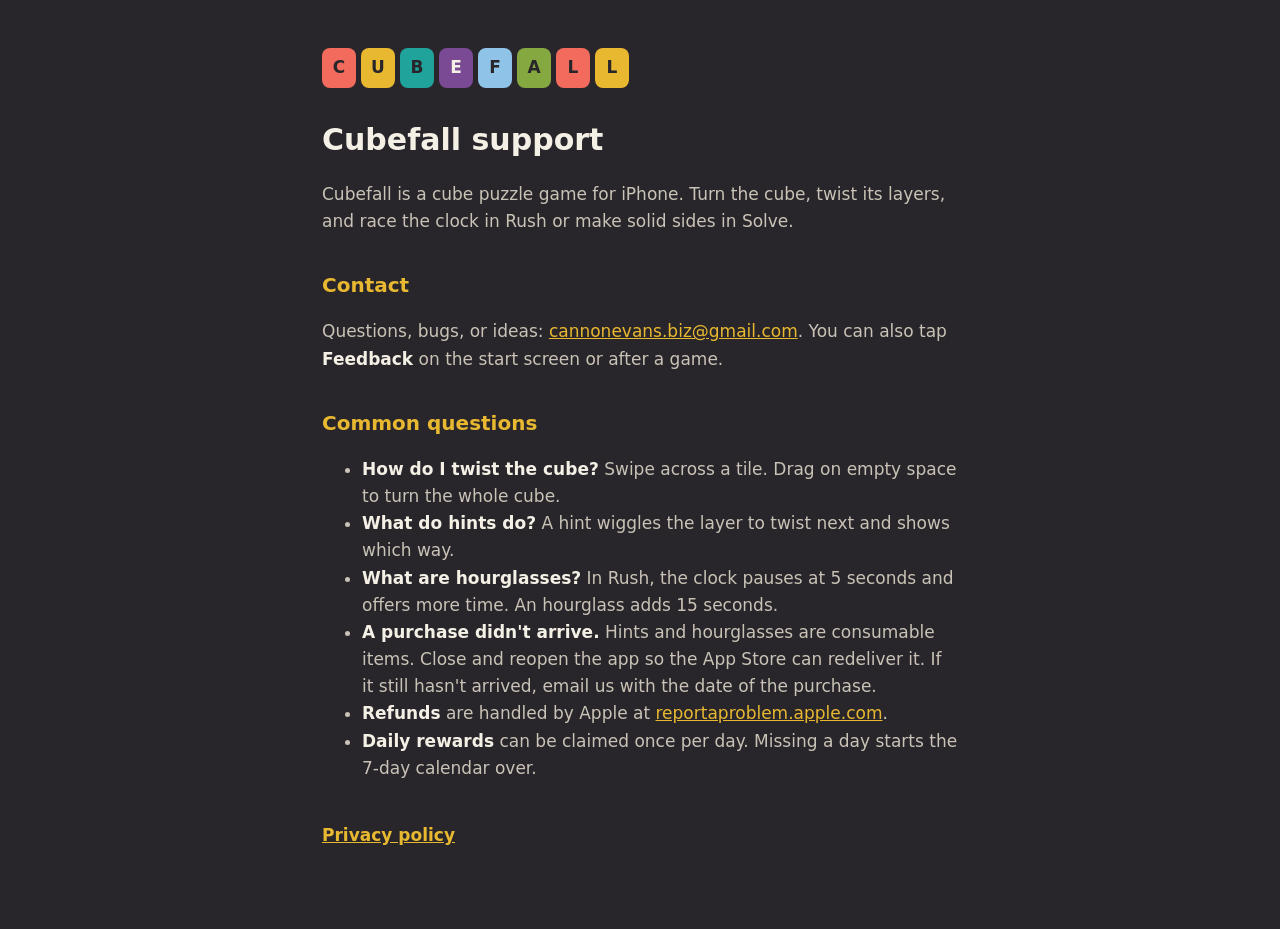
<file: index.html>
<!doctype html>
<html lang="en"><head><meta charset="utf-8"><meta name="viewport" content="width=device-width, initial-scale=1">
<title>Cubefall support</title><link rel="icon" href="data:image/svg+xml,%3Csvg xmlns=%27http://www.w3.org/2000/svg%27 viewBox=%270 0 16 16%27%3E%3Crect width=%2716%27 height=%2716%27 rx=%274%27 fill=%27%23f26b5c%27/%3E%3C/svg%3E"><link rel="stylesheet" href="style.css"></head>
<body><main>
<div class="tiles" aria-hidden="true"><span>C</span><span>U</span><span>B</span><span>E</span><span>F</span><span>A</span><span>L</span><span>L</span></div>
<h1>Cubefall support</h1>
<p>Cubefall is a cube puzzle game for iPhone. Turn the cube, twist its layers, and race the clock in Rush or make solid sides in Solve.</p>

<h2>Contact</h2>
<p>Questions, bugs, or ideas: <a href="mailto:cannonevans.biz@gmail.com">cannonevans.biz@gmail.com</a>. You can also tap <strong>Feedback</strong> on the start screen or after a game.</p>

<h2>Common questions</h2>
<ul>
<li><strong>How do I twist the cube?</strong> Swipe across a tile. Drag on empty space to turn the whole cube.</li>
<li><strong>What do hints do?</strong> A hint wiggles the layer to twist next and shows which way.</li>
<li><strong>What are hourglasses?</strong> In Rush, the clock pauses at 5 seconds and offers more time. An hourglass adds 15 seconds.</li>
<li><strong>A purchase didn't arrive.</strong> Hints and hourglasses are consumable items. Close and reopen the app so the App Store can redeliver it. If it still hasn't arrived, email us with the date of the purchase.</li>
<li><strong>Refunds</strong> are handled by Apple at <a href="https://reportaproblem.apple.com">reportaproblem.apple.com</a>.</li>
<li><strong>Daily rewards</strong> can be claimed once per day. Missing a day starts the 7-day calendar over.</li>
</ul>

<nav><a href="privacy.html">Privacy policy</a></nav>
</main></body></html>
</file>
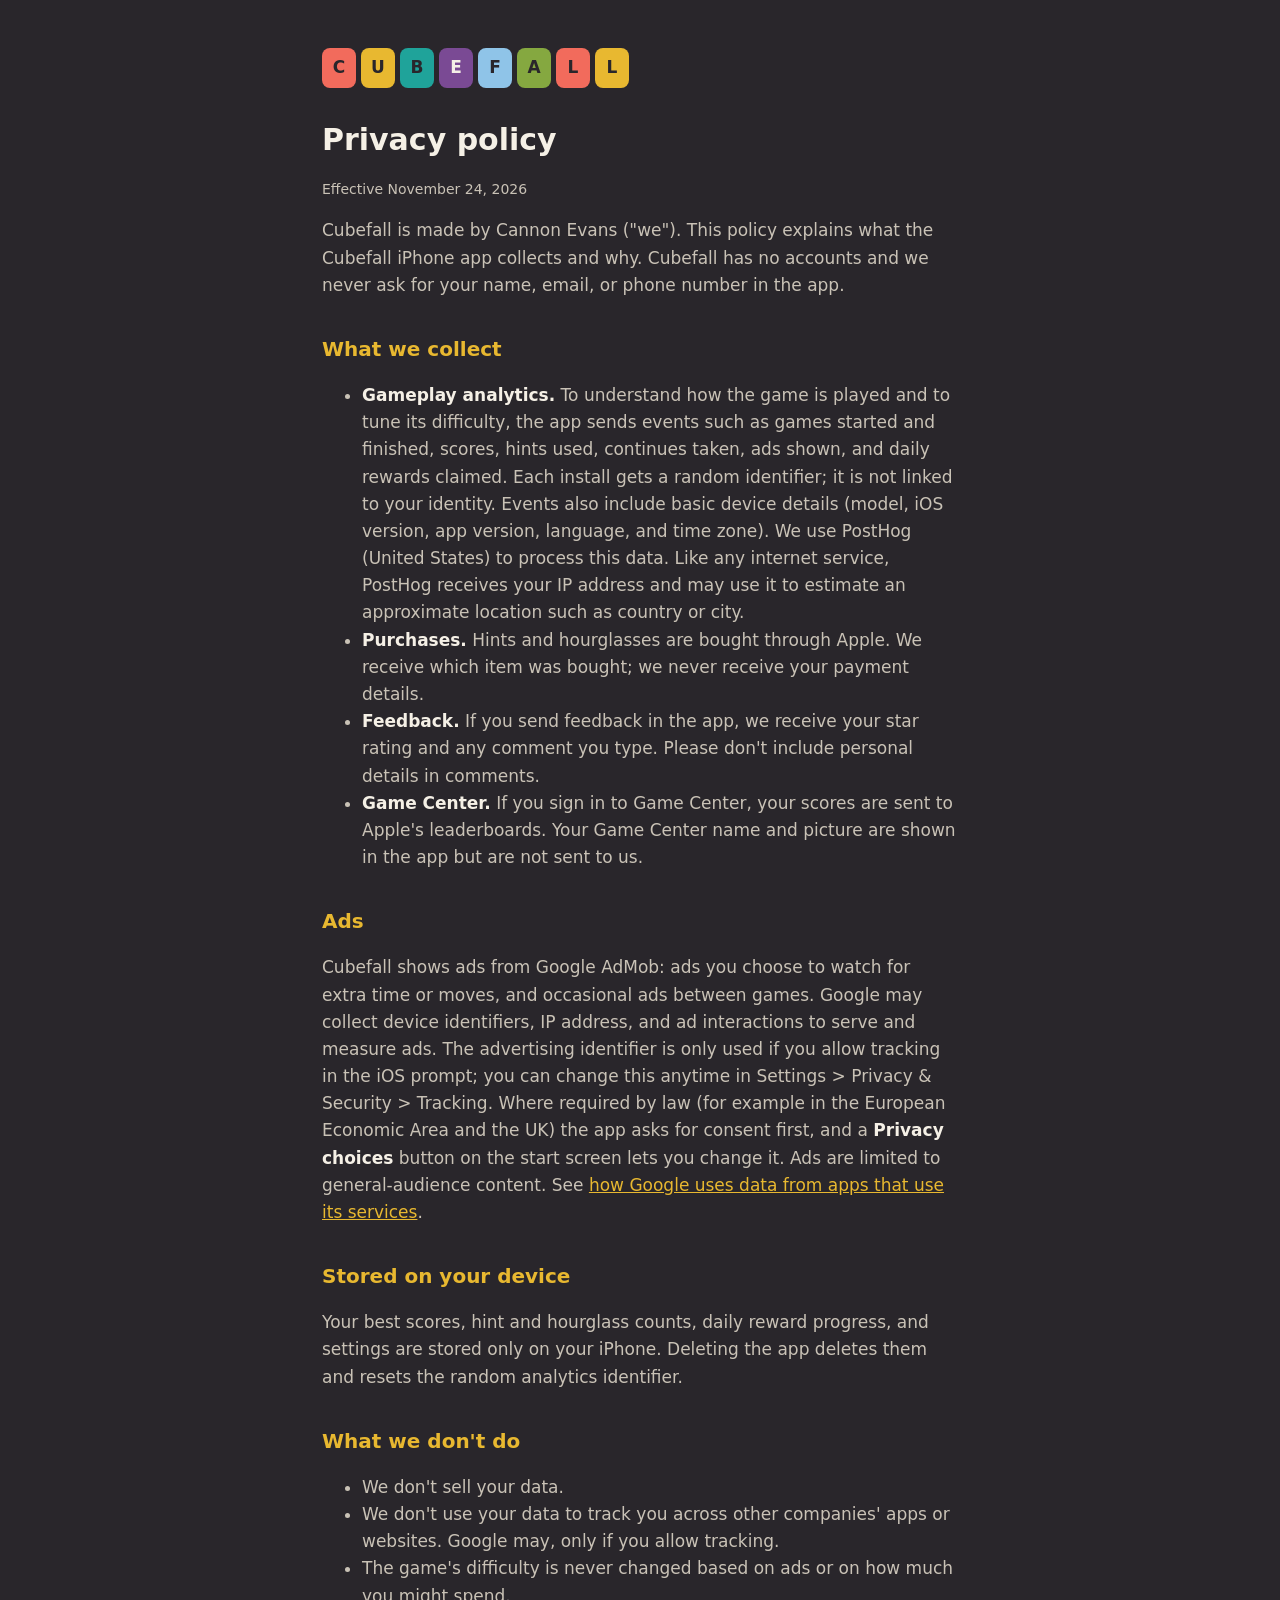
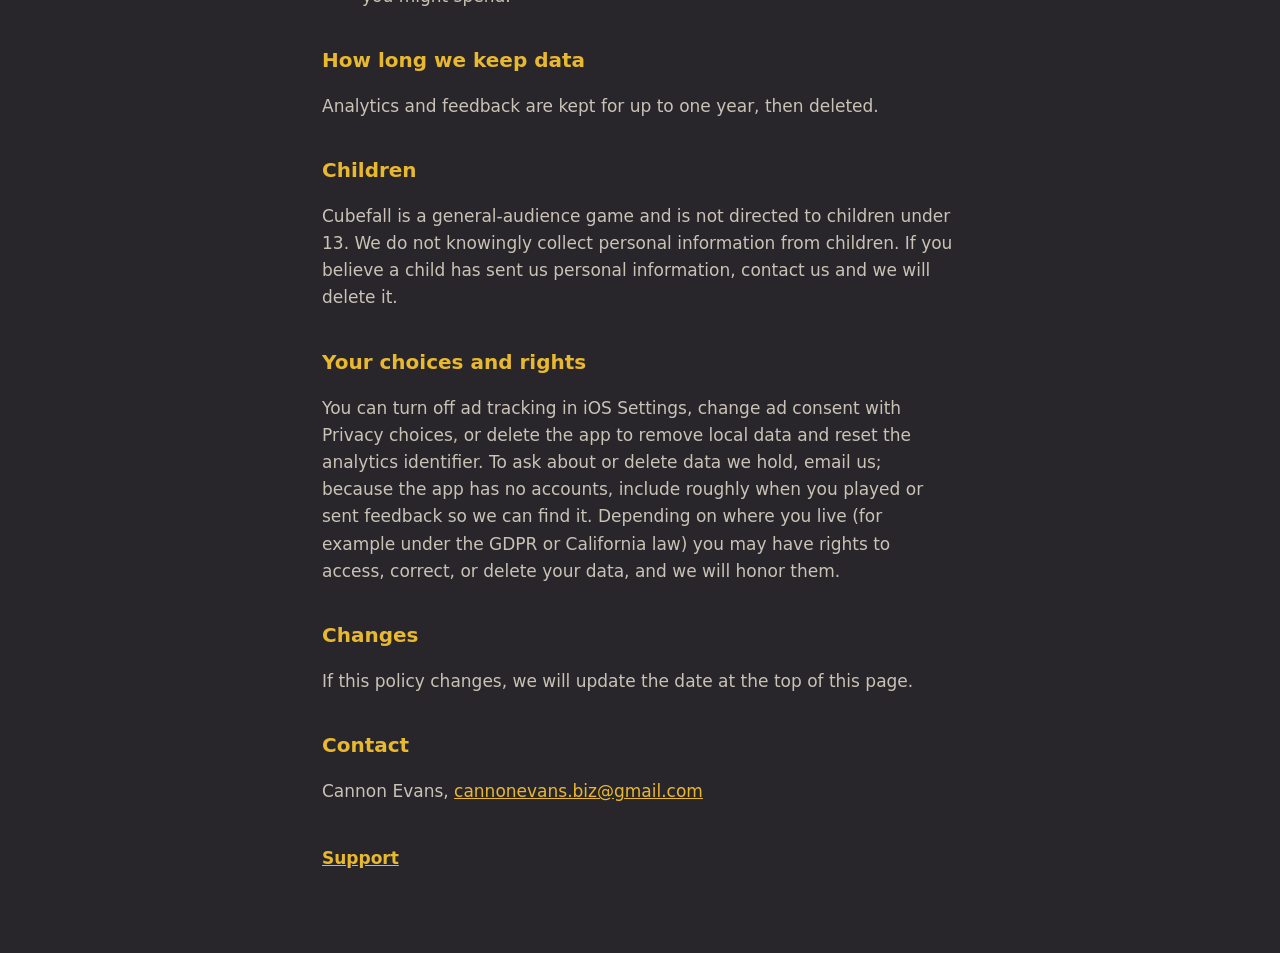
<file: privacy.html>
<!doctype html>
<html lang="en"><head><meta charset="utf-8"><meta name="viewport" content="width=device-width, initial-scale=1">
<title>Cubefall privacy policy</title><link rel="icon" href="data:image/svg+xml,%3Csvg xmlns=%27http://www.w3.org/2000/svg%27 viewBox=%270 0 16 16%27%3E%3Crect width=%2716%27 height=%2716%27 rx=%274%27 fill=%27%23f26b5c%27/%3E%3C/svg%3E"><link rel="stylesheet" href="style.css"></head>
<body><main>
<div class="tiles" aria-hidden="true"><span>C</span><span>U</span><span>B</span><span>E</span><span>F</span><span>A</span><span>L</span><span>L</span></div>
<h1>Privacy policy</h1>
<p class="date">Effective November 24, 2026</p>
<p>Cubefall is made by Cannon Evans ("we"). This policy explains what the Cubefall iPhone app collects and why. Cubefall has no accounts and we never ask for your name, email, or phone number in the app.</p>

<h2>What we collect</h2>
<ul>
<li><strong>Gameplay analytics.</strong> To understand how the game is played and to tune its difficulty, the app sends events such as games started and finished, scores, hints used, continues taken, ads shown, and daily rewards claimed. Each install gets a random identifier; it is not linked to your identity. Events also include basic device details (model, iOS version, app version, language, and time zone). We use PostHog (United States) to process this data. Like any internet service, PostHog receives your IP address and may use it to estimate an approximate location such as country or city.</li>
<li><strong>Purchases.</strong> Hints and hourglasses are bought through Apple. We receive which item was bought; we never receive your payment details.</li>
<li><strong>Feedback.</strong> If you send feedback in the app, we receive your star rating and any comment you type. Please don't include personal details in comments.</li>
<li><strong>Game Center.</strong> If you sign in to Game Center, your scores are sent to Apple's leaderboards. Your Game Center name and picture are shown in the app but are not sent to us.</li>
</ul>

<h2>Ads</h2>
<p>Cubefall shows ads from Google AdMob: ads you choose to watch for extra time or moves, and occasional ads between games. Google may collect device identifiers, IP address, and ad interactions to serve and measure ads. The advertising identifier is only used if you allow tracking in the iOS prompt; you can change this anytime in Settings &gt; Privacy &amp; Security &gt; Tracking. Where required by law (for example in the European Economic Area and the UK) the app asks for consent first, and a <strong>Privacy choices</strong> button on the start screen lets you change it. Ads are limited to general-audience content. See <a href="https://policies.google.com/technologies/partner-sites">how Google uses data from apps that use its services</a>.</p>

<h2>Stored on your device</h2>
<p>Your best scores, hint and hourglass counts, daily reward progress, and settings are stored only on your iPhone. Deleting the app deletes them and resets the random analytics identifier.</p>

<h2>What we don't do</h2>
<ul>
<li>We don't sell your data.</li>
<li>We don't use your data to track you across other companies' apps or websites. Google may, only if you allow tracking.</li>
<li>The game's difficulty is never changed based on ads or on how much you might spend.</li>
</ul>

<h2>How long we keep data</h2>
<p>Analytics and feedback are kept for up to one year, then deleted.</p>

<h2>Children</h2>
<p>Cubefall is a general-audience game and is not directed to children under 13. We do not knowingly collect personal information from children. If you believe a child has sent us personal information, contact us and we will delete it.</p>

<h2>Your choices and rights</h2>
<p>You can turn off ad tracking in iOS Settings, change ad consent with Privacy choices, or delete the app to remove local data and reset the analytics identifier. To ask about or delete data we hold, email us; because the app has no accounts, include roughly when you played or sent feedback so we can find it. Depending on where you live (for example under the GDPR or California law) you may have rights to access, correct, or delete your data, and we will honor them.</p>

<h2>Changes</h2>
<p>If this policy changes, we will update the date at the top of this page.</p>

<h2>Contact</h2>
<p>Cannon Evans, <a href="mailto:cannonevans.biz@gmail.com">cannonevans.biz@gmail.com</a></p>

<nav><a href="index.html">Support</a></nav>
</main></body></html>
</file>
<file: style.css>
:root { --paper: #29262b; --ink: #f5f0e6; --muted: #c9c2b6; --coral: #f26b5c; --mustard: #e8b830; --teal: #1fa39a; }
* { box-sizing: border-box; }
body { margin: 0; background: var(--paper); color: var(--ink); font: 17px/1.6 ui-rounded, "SF Pro Rounded", system-ui, sans-serif; }
main { max-width: 680px; margin: 0 auto; padding: 48px 22px 80px; }
.tiles { display: flex; gap: 5px; margin-bottom: 28px; }
.tiles span { width: 34px; height: 40px; display: grid; place-items: center; border-radius: 8px; font-weight: 900; color: var(--paper); }
.tiles span:nth-child(6n+1) { background: #f26b5c; } .tiles span:nth-child(6n+2) { background: #e8b830; }
.tiles span:nth-child(6n+3) { background: #1fa39a; } .tiles span:nth-child(6n+4) { background: #7a4a94; color: var(--ink); }
.tiles span:nth-child(6n+5) { background: #8fc4e8; } .tiles span:nth-child(6n) { background: #85a840; }
h1 { font-size: 30px; margin: 0 0 6px; } h2 { font-size: 20px; margin: 34px 0 8px; color: var(--mustard); }
p, li { color: var(--muted); } strong { color: var(--ink); }
a { color: var(--mustard); }
nav { margin-top: 40px; display: flex; gap: 18px; font-weight: 700; }
.date { font-size: 14px; color: var(--muted); }
</file>
